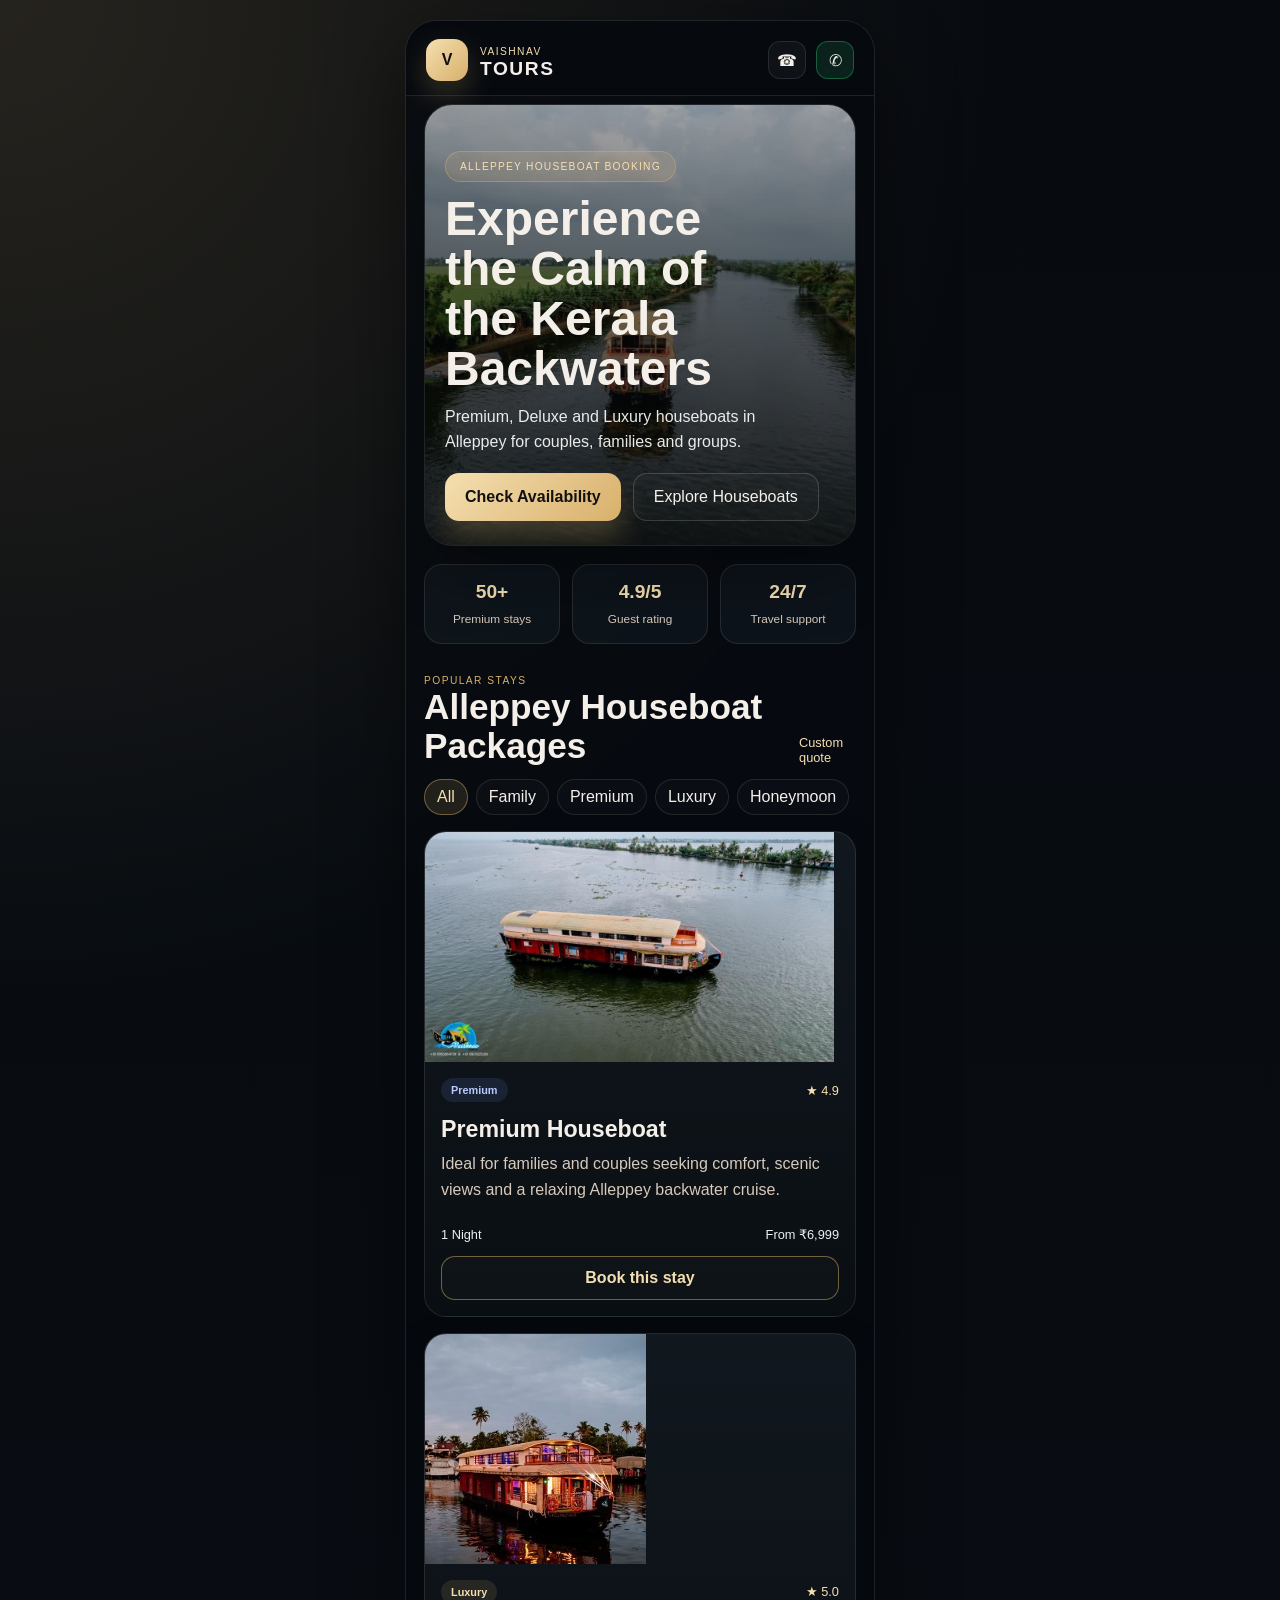
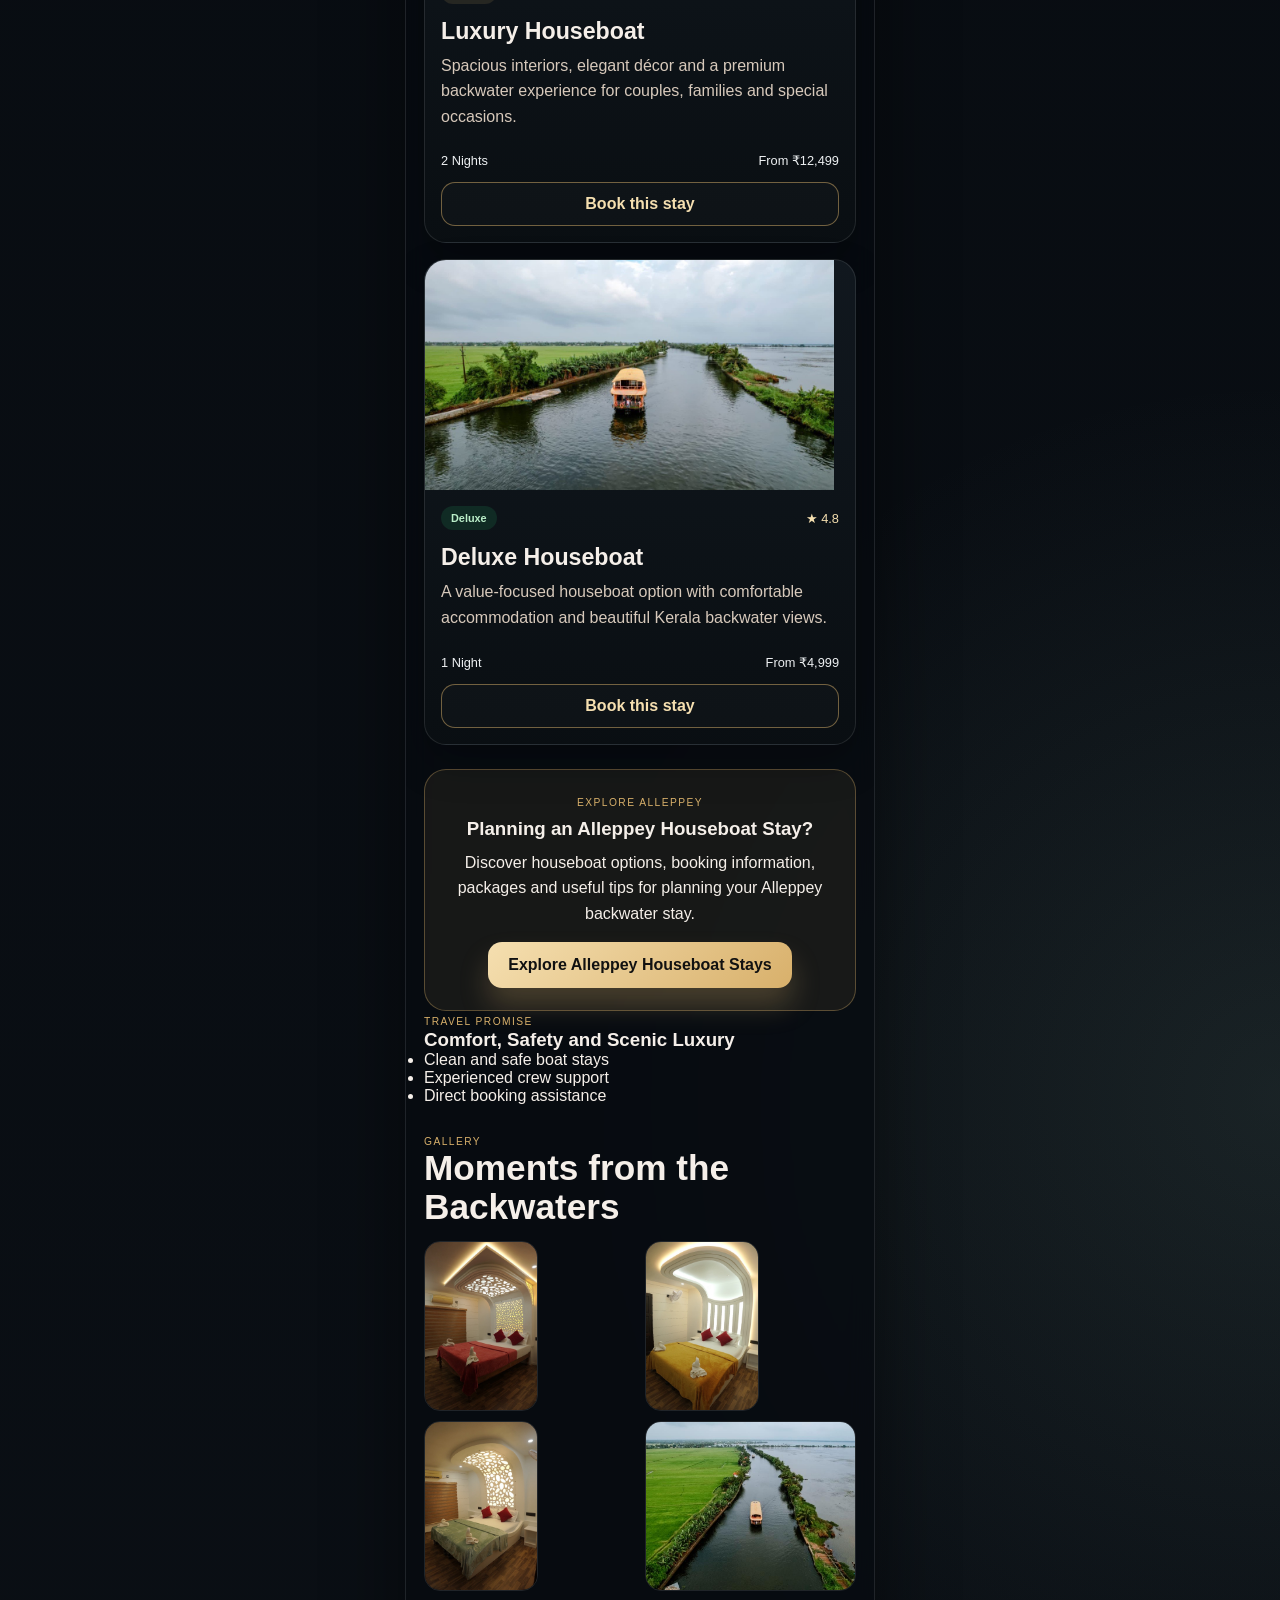
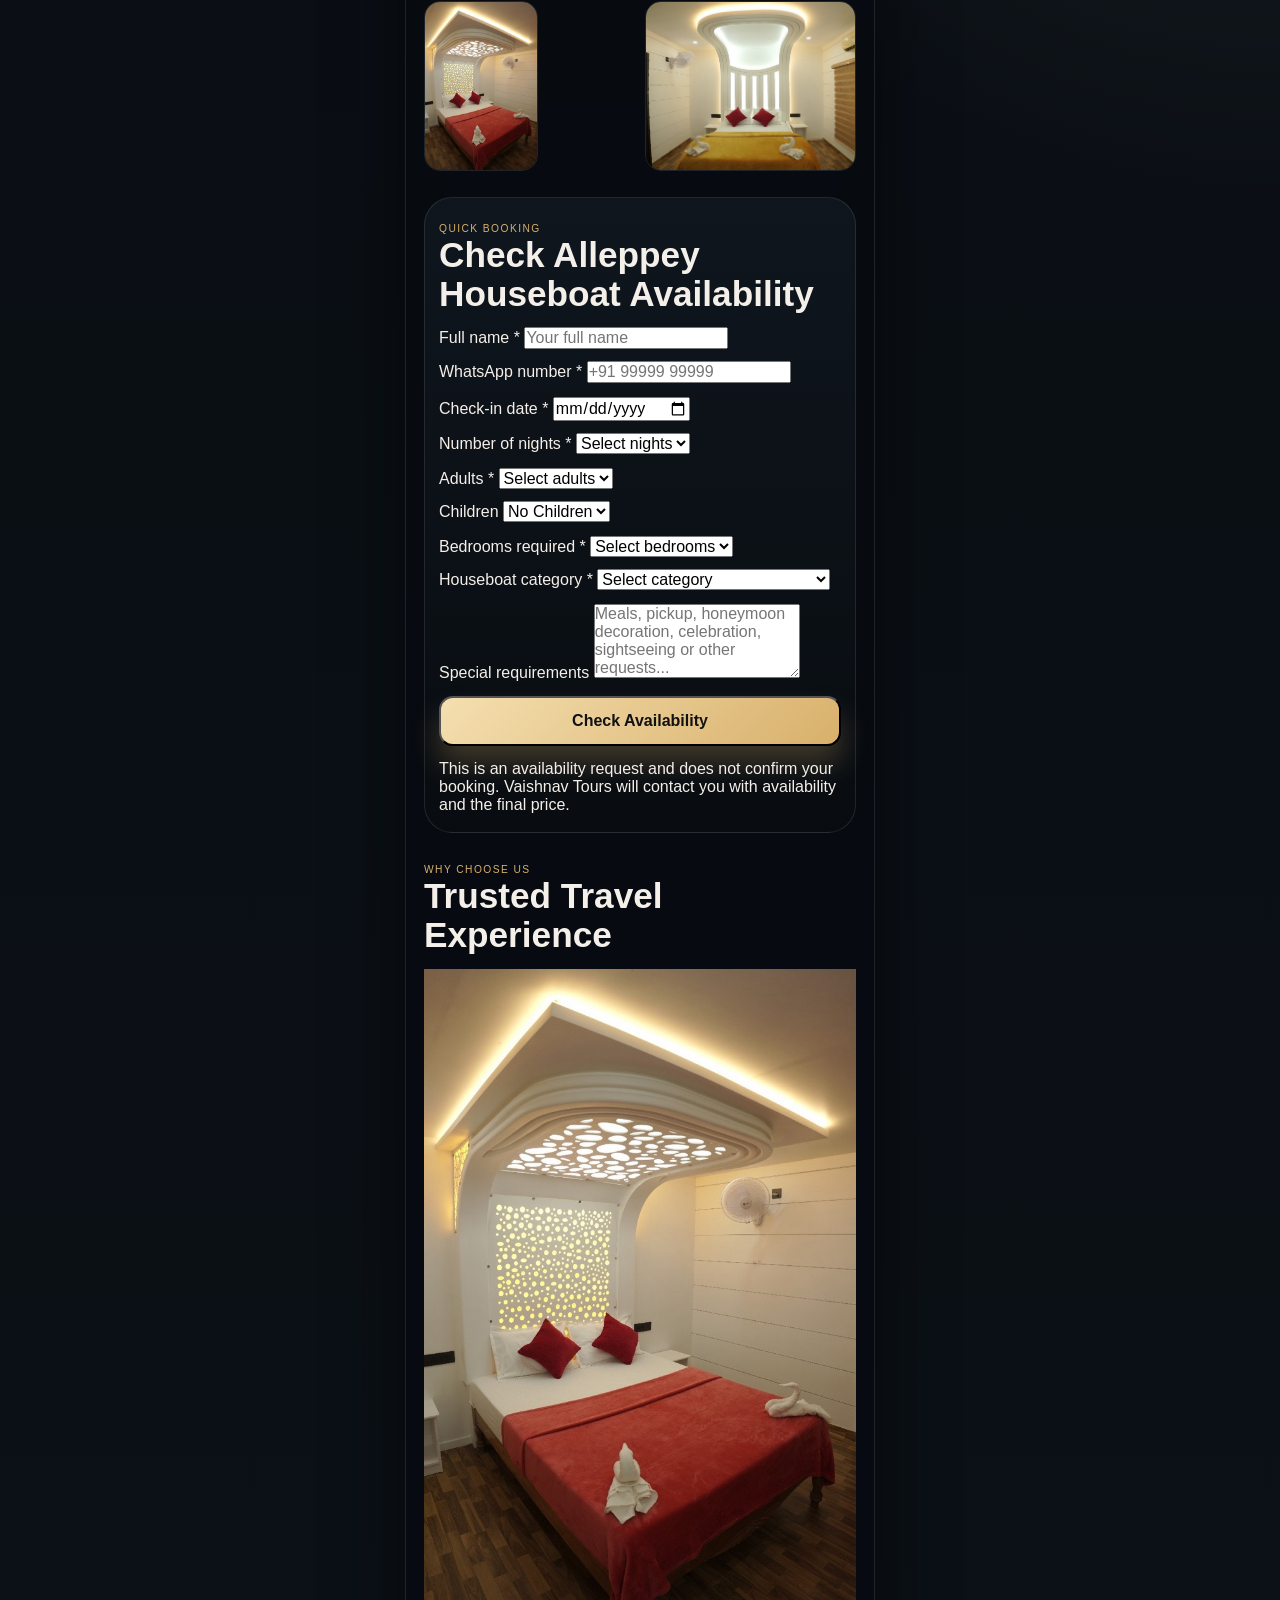
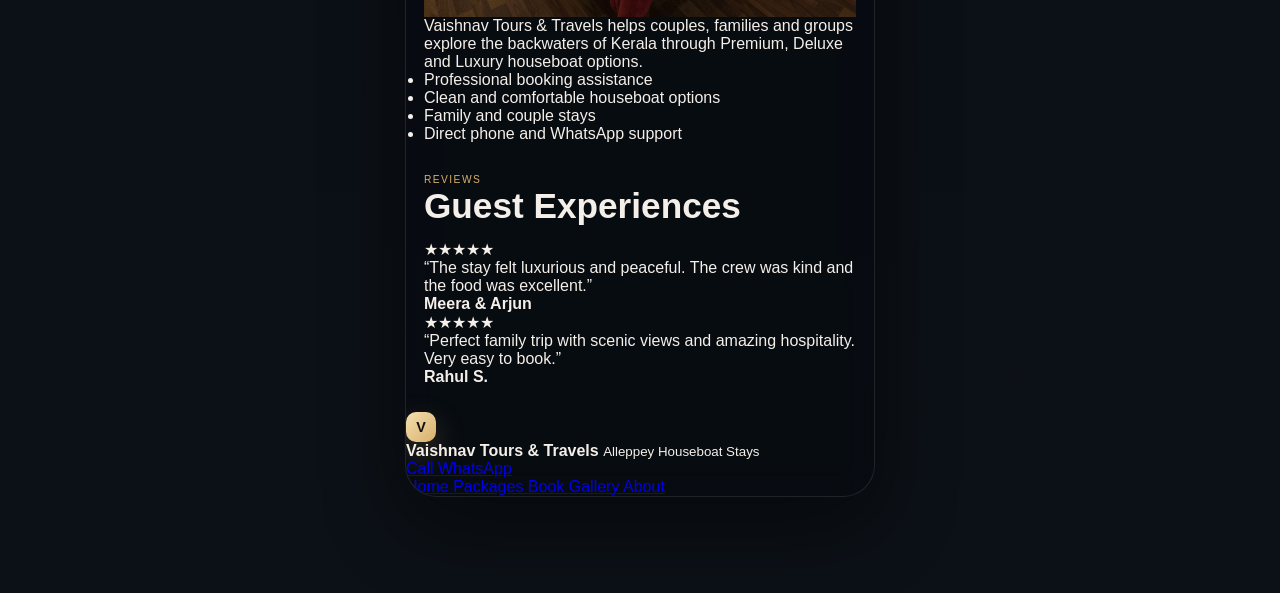
<file: index.html>
<!DOCTYPE html>
<html lang="en">

<head>
  <meta charset="UTF-8" />
  <meta name="viewport" content="width=device-width, initial-scale=1.0" />

  <title>Alleppey Houseboat Booking | Vaishnav Tours & Travels</title>

  <meta
    name="description"
    content="Book Premium, Deluxe and Luxury houseboats in Alleppey, Kerala with Vaishnav Tours & Travels. Check availability for family, honeymoon and private houseboat stays."
  />

  <meta
    name="robots"
    content="index, follow, max-image-preview:large"
  />

  <link
    rel="canonical"
    href="https://vaishnavtours.com/"
  />

  <link rel="stylesheet" href="styles.css" />

  <!-- Google tag (gtag.js) -->
  <script
    async
    src="https://www.googletagmanager.com/gtag/js?id=AW-18555545655">
  </script>

  <script>
    window.dataLayer = window.dataLayer || [];

    function gtag() {
      dataLayer.push(arguments);
    }

    gtag('js', new Date());
    gtag('config', 'AW-18555545655');
  </script>

</head>

<body>

  <div class="page-bg"></div>

  <div class="app-shell">

    <!-- HEADER -->
    <header class="topbar">

      <div class="brand-wrap">

        <div class="brand-mark">
          V
        </div>

        <div class="brand-copy">

          <span class="eyebrow">
            Vaishnav
          </span>

          <h1>
            Tours
          </h1>

        </div>

      </div>


      <div class="topbar-actions">

        <a
          class="icon-btn"
          href="tel:+919995954739"
          aria-label="Call Vaishnav Tours">
          ☎
        </a>

        <a
          class="icon-btn whatsapp"
          href="https://wa.me/919995954739"
          target="_blank"
          rel="noopener noreferrer"
          aria-label="Chat with Vaishnav Tours on WhatsApp">
          ✆
        </a>

      </div>

    </header>


    <main class="content">

      <!-- HERO -->
      <section
        class="hero"
        id="home">

        <div class="hero-media">

          <img
            src="assets/images/hero.jpg"
            alt="Houseboat cruising through the Alleppey backwaters in Kerala"
          />

        </div>

        <div class="hero-overlay"></div>


        <div class="hero-copy">

          <span class="badge">
            Alleppey Houseboat Booking
          </span>

          <h2>
            Experience the Calm of the Kerala Backwaters
          </h2>

          <p>
            Premium, Deluxe and Luxury houseboats in Alleppey
            for couples, families and groups.
          </p>


          <div class="cta-row">

            <a
              class="primary-btn"
              href="#booking">
              Check Availability
            </a>

            <a
              class="secondary-btn"
              href="#packages">
              Explore Houseboats
            </a>

          </div>

        </div>

      </section>


      <!-- HIGHLIGHTS -->
      <section
        class="stats-grid"
        aria-label="Highlights">

        <article class="stat-card">

          <strong>
            50+
          </strong>

          <span>
            Premium stays
          </span>

        </article>


        <article class="stat-card">

          <strong>
            4.9/5
          </strong>

          <span>
            Guest rating
          </span>

        </article>


        <article class="stat-card">

          <strong>
            24/7
          </strong>

          <span>
            Travel support
          </span>

        </article>

      </section>


      <!-- PACKAGES -->
      <section
        class="section-block"
        id="packages">

        <div class="section-head">

          <div>

            <span class="eyebrow dark">
              Popular stays
            </span>

            <h3>
              Alleppey Houseboat Packages
            </h3>

          </div>


          <a href="#booking">
            Custom quote
          </a>

        </div>


        <!-- PACKAGE FILTERS -->
        <div
          class="chip-row"
          aria-label="Package filters">

          <button
            class="chip active"
            data-filter="all"
            type="button">
            All
          </button>

          <button
            class="chip"
            data-filter="family"
            type="button">
            Family
          </button>

          <button
            class="chip"
            data-filter="premium"
            type="button">
            Premium
          </button>

          <button
            class="chip"
            data-filter="luxury"
            type="button">
            Luxury
          </button>

          <button
            class="chip"
            data-filter="honeymoon"
            type="button">
            Honeymoon
          </button>

        </div>


        <div class="card-grid packages-grid">

          <!-- PREMIUM -->
          <article
            class="package-card"
            data-category="premium family">

            <img
              src="assets/images/houseboat1.jpg"
              alt="Premium houseboat stay in Alleppey Kerala"
            />

            <div class="package-body">

              <div class="package-topline">

                <span class="pill premium">
                  Premium
                </span>

                <span class="rating">
                  ★ 4.9
                </span>

              </div>


              <h4>
                Premium Houseboat
              </h4>

              <p>
                Ideal for families and couples seeking comfort,
                scenic views and a relaxing Alleppey backwater cruise.
              </p>


              <div class="package-meta">

                <span>
                  1 Night
                </span>

                <span>
                  From ₹6,999
                </span>

              </div>


              <a
                href="#booking"
                class="mini-btn package-book-btn"
                data-package="Premium Houseboat">
                Book this stay
              </a>

            </div>

          </article>


          <!-- LUXURY -->
          <article
            class="package-card"
            data-category="luxury honeymoon">

            <img
              src="assets/images/houseboat2.jpg"
              alt="Luxury houseboat stay in Alleppey Kerala"
            />

            <div class="package-body">

              <div class="package-topline">

                <span class="pill luxury">
                  Luxury
                </span>

                <span class="rating">
                  ★ 5.0
                </span>

              </div>


              <h4>
                Luxury Houseboat
              </h4>

              <p>
                Spacious interiors, elegant décor and a premium
                backwater experience for couples, families and
                special occasions.
              </p>


              <div class="package-meta">

                <span>
                  2 Nights
                </span>

                <span>
                  From ₹12,499
                </span>

              </div>


              <a
                href="#booking"
                class="mini-btn package-book-btn"
                data-package="Luxury Houseboat">
                Book this stay
              </a>

            </div>

          </article>


          <!-- DELUXE -->
          <article
            class="package-card"
            data-category="family premium">

            <img
              src="assets/images/houseboat3.jpg"
              alt="Deluxe family houseboat in Alleppey"
            />

            <div class="package-body">

              <div class="package-topline">

                <span class="pill deluxe">
                  Deluxe
                </span>

                <span class="rating">
                  ★ 4.8
                </span>

              </div>


              <h4>
                Deluxe Houseboat
              </h4>

              <p>
                A value-focused houseboat option with comfortable
                accommodation and beautiful Kerala backwater views.
              </p>


              <div class="package-meta">

                <span>
                  1 Night
                </span>

                <span>
                  From ₹4,999
                </span>

              </div>


              <a
                href="#booking"
                class="mini-btn package-book-btn"
                data-package="Deluxe Houseboat">
                Book this stay
              </a>

            </div>

          </article>

        </div>


        <!-- INTERNAL LINK TO ALLEPPEY SEO PAGE -->
        <div
          style="
            margin-top: 24px;
            padding: 22px 18px;
            text-align: center;
            border: 1px solid rgba(216, 176, 107, 0.35);
            border-radius: 22px;
            background: rgba(216, 176, 107, 0.08);
          ">

          <span class="eyebrow dark">
            Explore Alleppey
          </span>


          <h3 style="margin: 8px 0 10px;">
            Planning an Alleppey Houseboat Stay?
          </h3>


          <p
            style="
              margin: 0 auto 16px;
              max-width: 520px;
              line-height: 1.6;
            ">

            Discover houseboat options, booking information,
            packages and useful tips for planning your
            Alleppey backwater stay.

          </p>


          <a
            href="alleppey-houseboat.html"
            class="primary-btn">
            Explore Alleppey Houseboat Stays
          </a>

        </div>

      </section>


      <!-- TRAVEL PROMISE -->
      <section class="info-banner">

        <div class="banner-card">

          <div>

            <span class="eyebrow dark">
              Travel promise
            </span>

            <h3>
              Comfort, Safety and Scenic Luxury
            </h3>

          </div>


          <ul>

            <li>
              Clean and safe boat stays
            </li>

            <li>
              Experienced crew support
            </li>

            <li>
              Direct booking assistance
            </li>

          </ul>

        </div>

      </section>


      <!-- GALLERY -->
      <section
        class="section-block"
        id="gallery">

        <div class="section-head">

          <div>

            <span class="eyebrow dark">
              Gallery
            </span>

            <h3>
              Moments from the Backwaters
            </h3>

          </div>

        </div>


        <div class="gallery-grid">

          <img
            src="assets/images/Image (7).jpg"
            alt="Houseboat interior accommodation in Alleppey"
            loading="lazy"
          />

          <img
            src="assets/images/Image (8).jpg"
            alt="Sunset over the Alleppey backwaters"
            loading="lazy"
          />

          <img
            src="assets/images/Image (9).jpg"
            alt="Kerala houseboat cruising through Alleppey"
            loading="lazy"
          />

          <img
            src="assets/images/Image (13).jpg"
            alt="Kerala backwater houseboat experience"
            loading="lazy"
          />

          <img
            src="assets/images/Image (14).jpg"
            alt="Scenic Kerala waterfront near Alleppey"
            loading="lazy"
          />

          <img
            src="assets/images/Image (15).jpg"
            alt="Relaxing Alleppey houseboat stay"
            loading="lazy"
          />

        </div>

      </section>


      <!-- BOOKING -->
      <section
        class="section-block booking-section"
        id="booking">

        <div class="section-head">

          <div>

            <span class="eyebrow dark">
              Quick booking
            </span>

            <h3>
              Check Alleppey Houseboat Availability
            </h3>

          </div>

        </div>


        <form
          class="booking-form"
          id="bookingForm"
          action="https://formsubmit.co/sameeshmk@gmail.com"
          method="POST"
          accept-charset="UTF-8">


          <!-- FORMSUBMIT SETTINGS -->

          <input
            type="hidden"
            name="_captcha"
            value="false"
          />

          <input
            type="hidden"
            name="_subject"
            value="New Alleppey Houseboat Enquiry - Vaishnav Tours"
          />

          <input
            type="hidden"
            name="_next"
            value="https://vaishnavtours.com/thank-you"
          />


          <!-- CUSTOMER DETAILS -->

          <div class="input-row two-col">

            <label>

              Full name *

              <input
                type="text"
                name="name"
                placeholder="Your full name"
                autocomplete="name"
                required
              />

            </label>


            <label>

              WhatsApp number *

              <input
                type="tel"
                name="phone"
                placeholder="+91 99999 99999"
                autocomplete="tel"
                required
              />

            </label>

          </div>


          <!-- TRAVEL DETAILS -->

          <div class="input-row two-col">

            <label>

              Check-in date *

              <input
                type="date"
                name="travel_date"
                required
              />

            </label>


            <label>

              Number of nights *

              <select
                name="nights"
                required>

                <option value="">
                  Select nights
                </option>

                <option value="1 Night">
                  1 Night
                </option>

                <option value="2 Nights">
                  2 Nights
                </option>

                <option value="3 Nights">
                  3 Nights
                </option>

                <option value="4 Nights">
                  4 Nights
                </option>

                <option value="5+ Nights">
                  5+ Nights
                </option>

              </select>

            </label>

          </div>


          <!-- GUEST DETAILS -->

          <div class="input-row two-col">

            <label>

              Adults *

              <select
                name="adults"
                required>

                <option value="">
                  Select adults
                </option>

                <option value="1 Adult">
                  1 Adult
                </option>

                <option value="2 Adults">
                  2 Adults
                </option>

                <option value="3 Adults">
                  3 Adults
                </option>

                <option value="4 Adults">
                  4 Adults
                </option>

                <option value="5 Adults">
                  5 Adults
                </option>

                <option value="6 Adults">
                  6 Adults
                </option>

                <option value="7+ Adults">
                  7+ Adults
                </option>

              </select>

            </label>


            <label>

              Children

              <select name="children">

                <option value="0 Children">
                  No Children
                </option>

                <option value="1 Child">
                  1 Child
                </option>

                <option value="2 Children">
                  2 Children
                </option>

                <option value="3 Children">
                  3 Children
                </option>

                <option value="4+ Children">
                  4+ Children
                </option>

              </select>

            </label>

          </div>


          <!-- HOUSEBOAT DETAILS -->

          <div class="input-row two-col">

            <label>

              Bedrooms required *

              <select
                name="bedrooms"
                required>

                <option value="">
                  Select bedrooms
                </option>

                <option value="1 Bedroom">
                  1 Bedroom
                </option>

                <option value="2 Bedrooms">
                  2 Bedrooms
                </option>

                <option value="3 Bedrooms">
                  3 Bedrooms
                </option>

                <option value="4 Bedrooms">
                  4 Bedrooms
                </option>

                <option value="5+ Bedrooms">
                  5+ Bedrooms
                </option>

              </select>

            </label>


            <label>

              Houseboat category *

              <select
                name="package"
                required>

                <option value="">
                  Select category
                </option>

                <option value="Premium Houseboat">
                  Premium Houseboat
                </option>

                <option value="Luxury Houseboat">
                  Luxury Houseboat
                </option>

                <option value="Deluxe Houseboat">
                  Deluxe Houseboat
                </option>

                <option value="Honeymoon Houseboat">
                  Honeymoon Houseboat
                </option>

                <option value="Not Sure - Please Recommend">
                  Not sure - please recommend
                </option>

              </select>

            </label>

          </div>


          <!-- SPECIAL REQUIREMENTS -->

          <label>

            Special requirements

            <textarea
              name="message"
              rows="4"
              placeholder="Meals, pickup, honeymoon decoration, celebration, sightseeing or other requests..."
            ></textarea>

          </label>


          <!-- SUBMIT -->

          <button
            class="primary-btn form-submit"
            type="submit">

            Check Availability

          </button>


          <p class="form-note">

            This is an availability request and does not confirm
            your booking. Vaishnav Tours will contact you with
            availability and the final price.

          </p>

        </form>

      </section>


      <!-- ABOUT -->
      <section
        class="section-block"
        id="about">

        <div class="section-head">

          <div>

            <span class="eyebrow dark">
              Why choose us
            </span>

            <h3>
              Trusted Travel Experience
            </h3>

          </div>

        </div>


        <div class="about-card">

          <img
            src="assets/images/interior.jpg"
            alt="Interior of a Kerala houseboat"
            loading="lazy"
          />

          <div class="about-copy">

            <p>

              Vaishnav Tours &amp; Travels helps couples,
              families and groups explore the backwaters of Kerala
              through Premium, Deluxe and Luxury houseboat options.

            </p>

            <ul>

              <li>
                Professional booking assistance
              </li>

              <li>
                Clean and comfortable houseboat options
              </li>

              <li>
                Family and couple stays
              </li>

              <li>
                Direct phone and WhatsApp support
              </li>

            </ul>

          </div>

        </div>

      </section>


      <!-- REVIEWS -->
      <section class="section-block reviews">

        <div class="section-head">

          <div>

            <span class="eyebrow dark">
              Reviews
            </span>

            <h3>
              Guest Experiences
            </h3>

          </div>

        </div>


        <div class="review-grid">

          <article class="review-card">

            <div class="stars">
              ★★★★★
            </div>

            <p>
              “The stay felt luxurious and peaceful.
              The crew was kind and the food was excellent.”
            </p>

            <strong>
              Meera &amp; Arjun
            </strong>

          </article>


          <article class="review-card">

            <div class="stars">
              ★★★★★
            </div>

            <p>
              “Perfect family trip with scenic views and amazing
              hospitality. Very easy to book.”
            </p>

            <strong>
              Rahul S.
            </strong>

          </article>

        </div>

      </section>

    </main>


    <!-- FOOTER -->
    <footer class="site-footer">

      <div class="footer-brand">

        <span class="brand-mark small">
          V
        </span>

        <div>

          <strong>
            Vaishnav Tours &amp; Travels
          </strong>

          <small>
            Alleppey Houseboat Stays
          </small>

        </div>

      </div>


      <div class="footer-actions">

        <a href="tel:+919995954739">
          Call
        </a>

        <a
          href="https://wa.me/919995954739"
          target="_blank"
          rel="noopener noreferrer">
          WhatsApp
        </a>

      </div>

    </footer>


    <!-- MOBILE NAVIGATION -->
    <nav
      class="bottom-nav"
      aria-label="Main navigation">

      <a
        class="nav-item active"
        href="#home">
        Home
      </a>

      <a
        class="nav-item"
        href="#packages">
        Packages
      </a>

      <a
        class="nav-item"
        href="#booking">
        Book
      </a>

      <a
        class="nav-item"
        href="#gallery">
        Gallery
      </a>

      <a
        class="nav-item"
        href="#about">
        About
      </a>

    </nav>

  </div>


  <script src="script.js"></script>

</body>

</html>
</file>
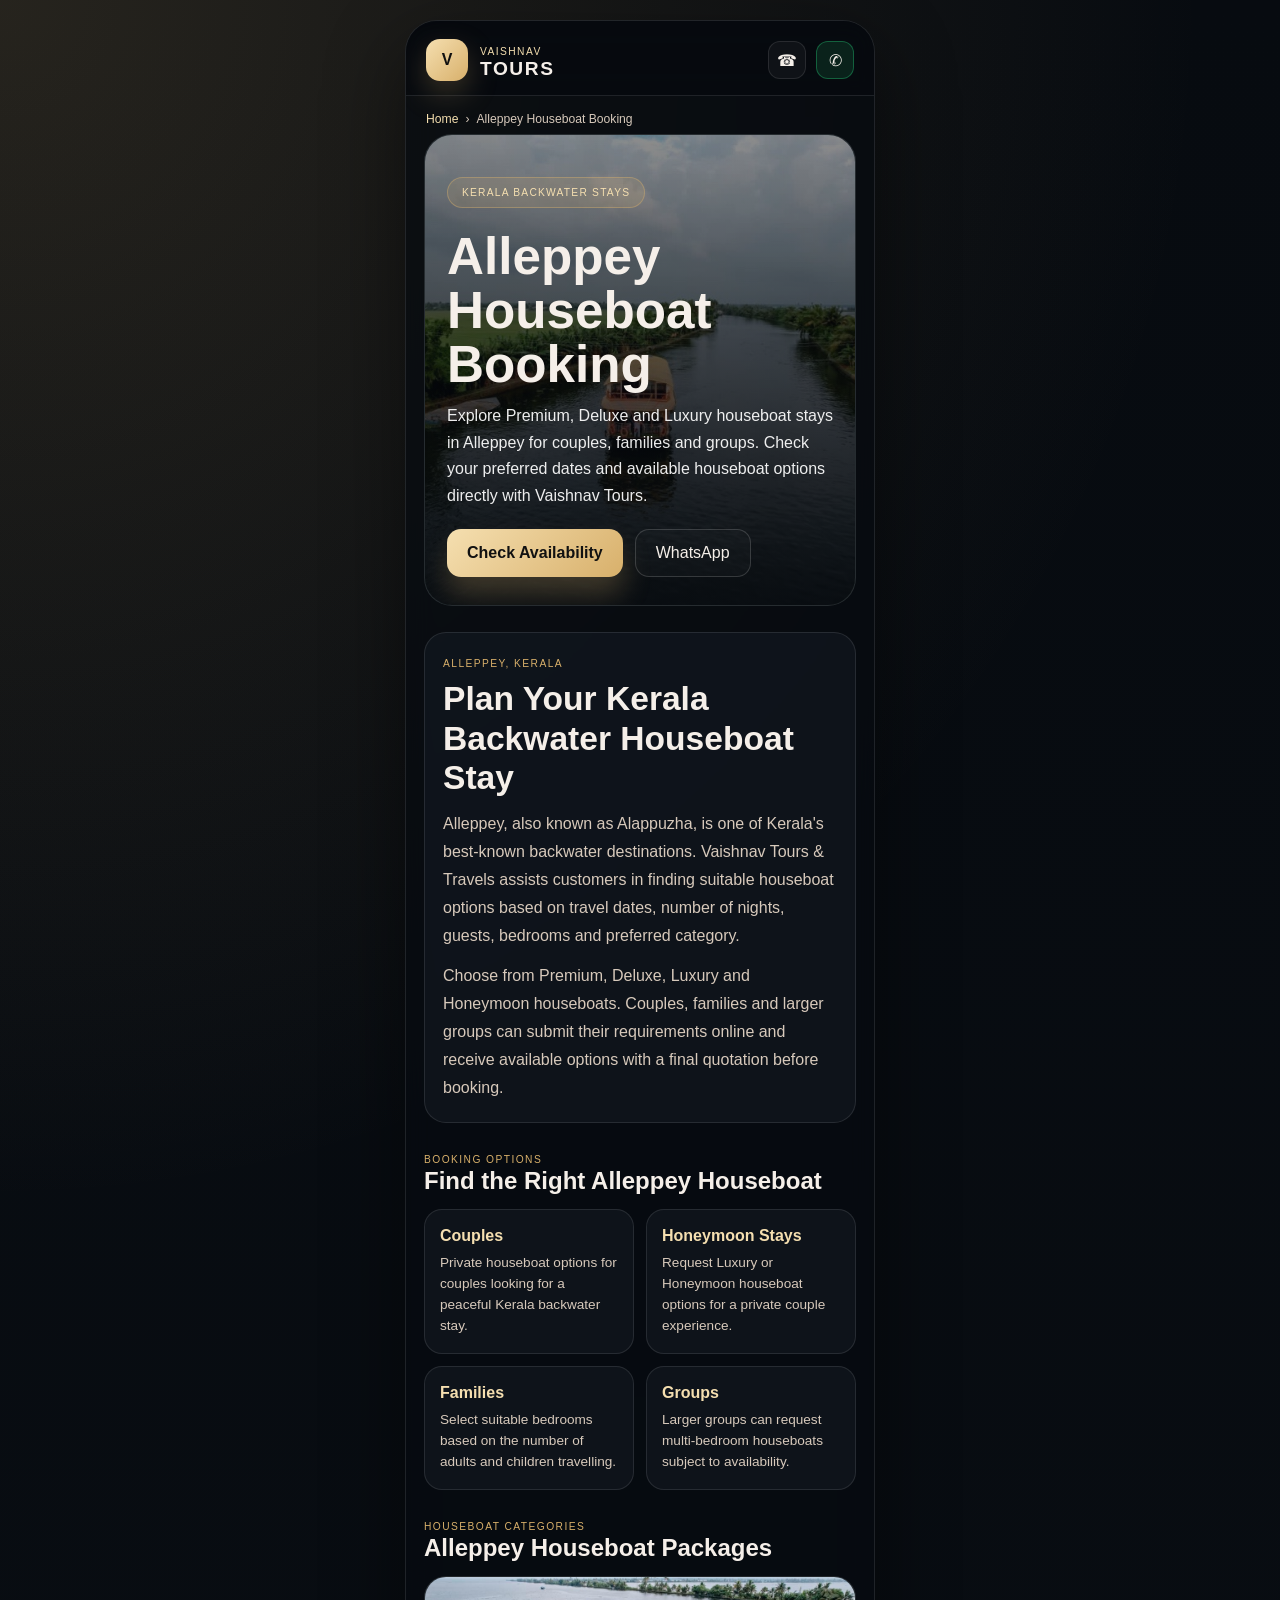
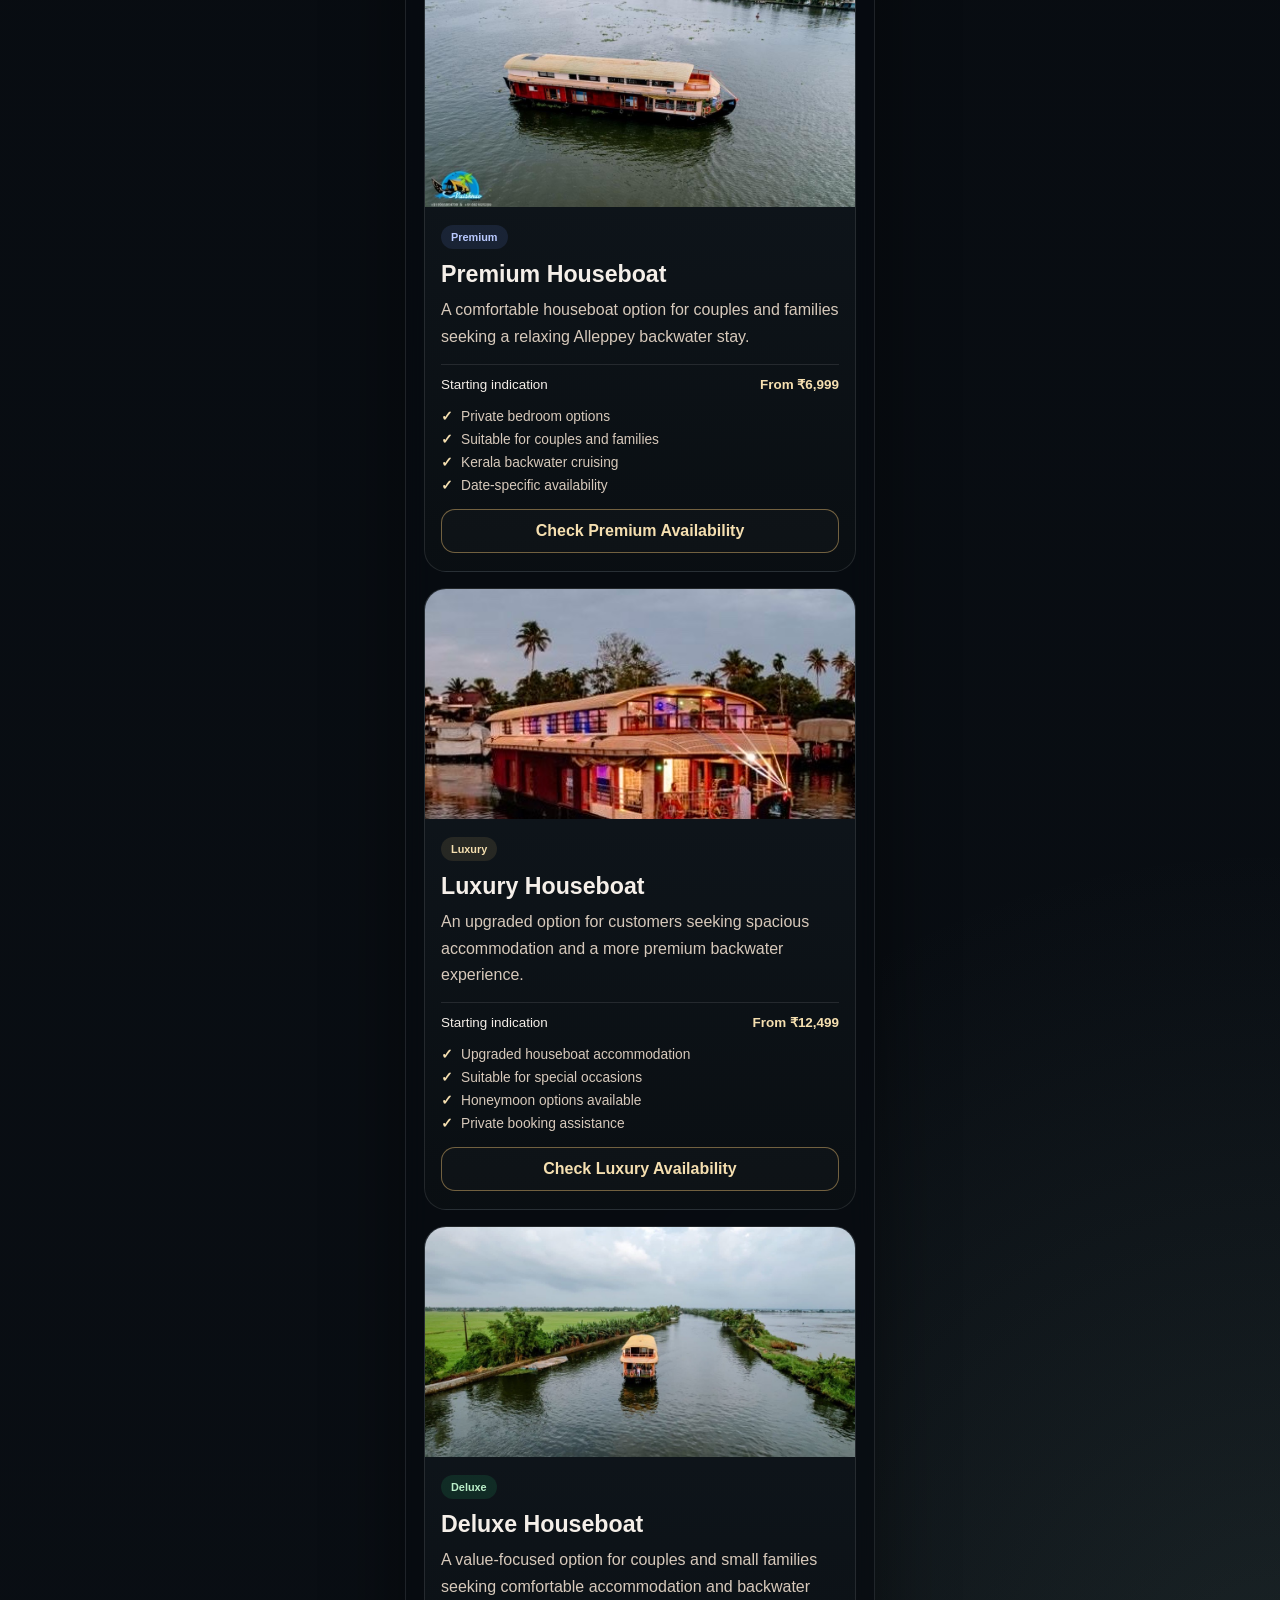
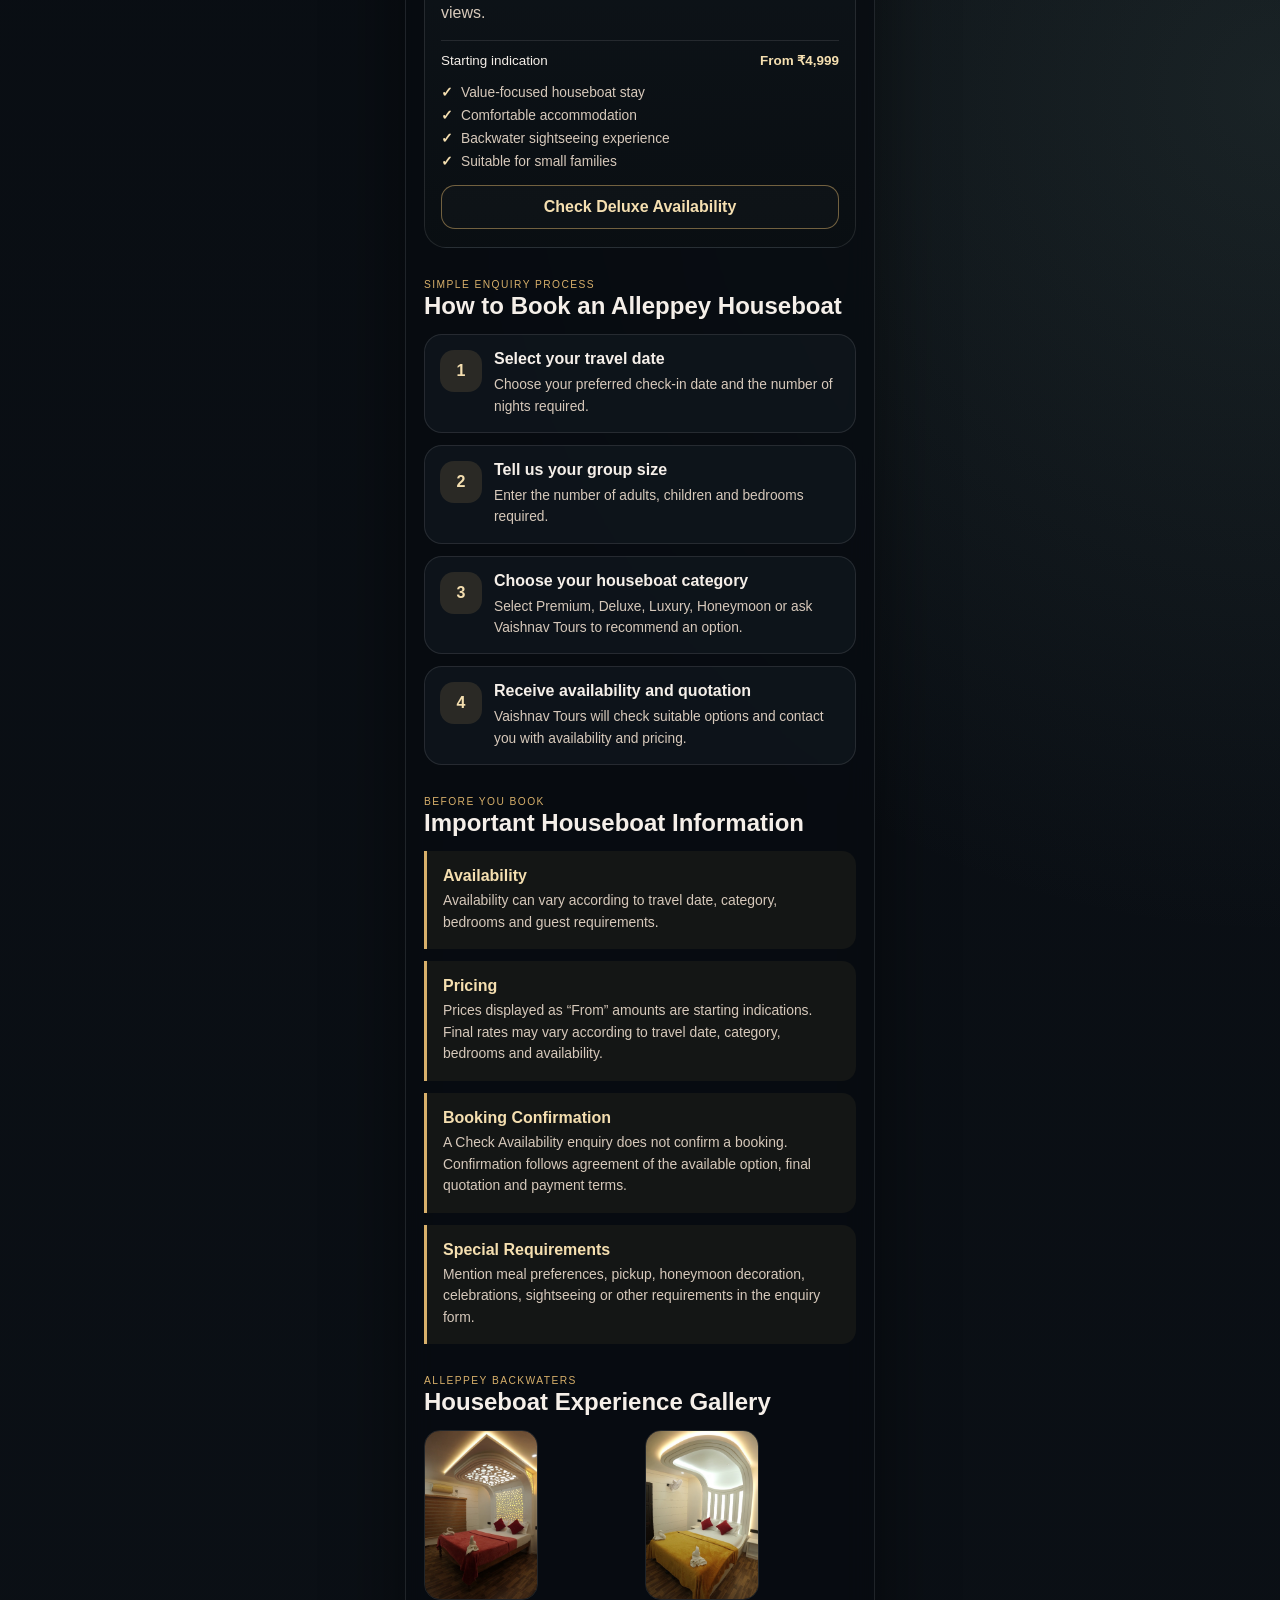
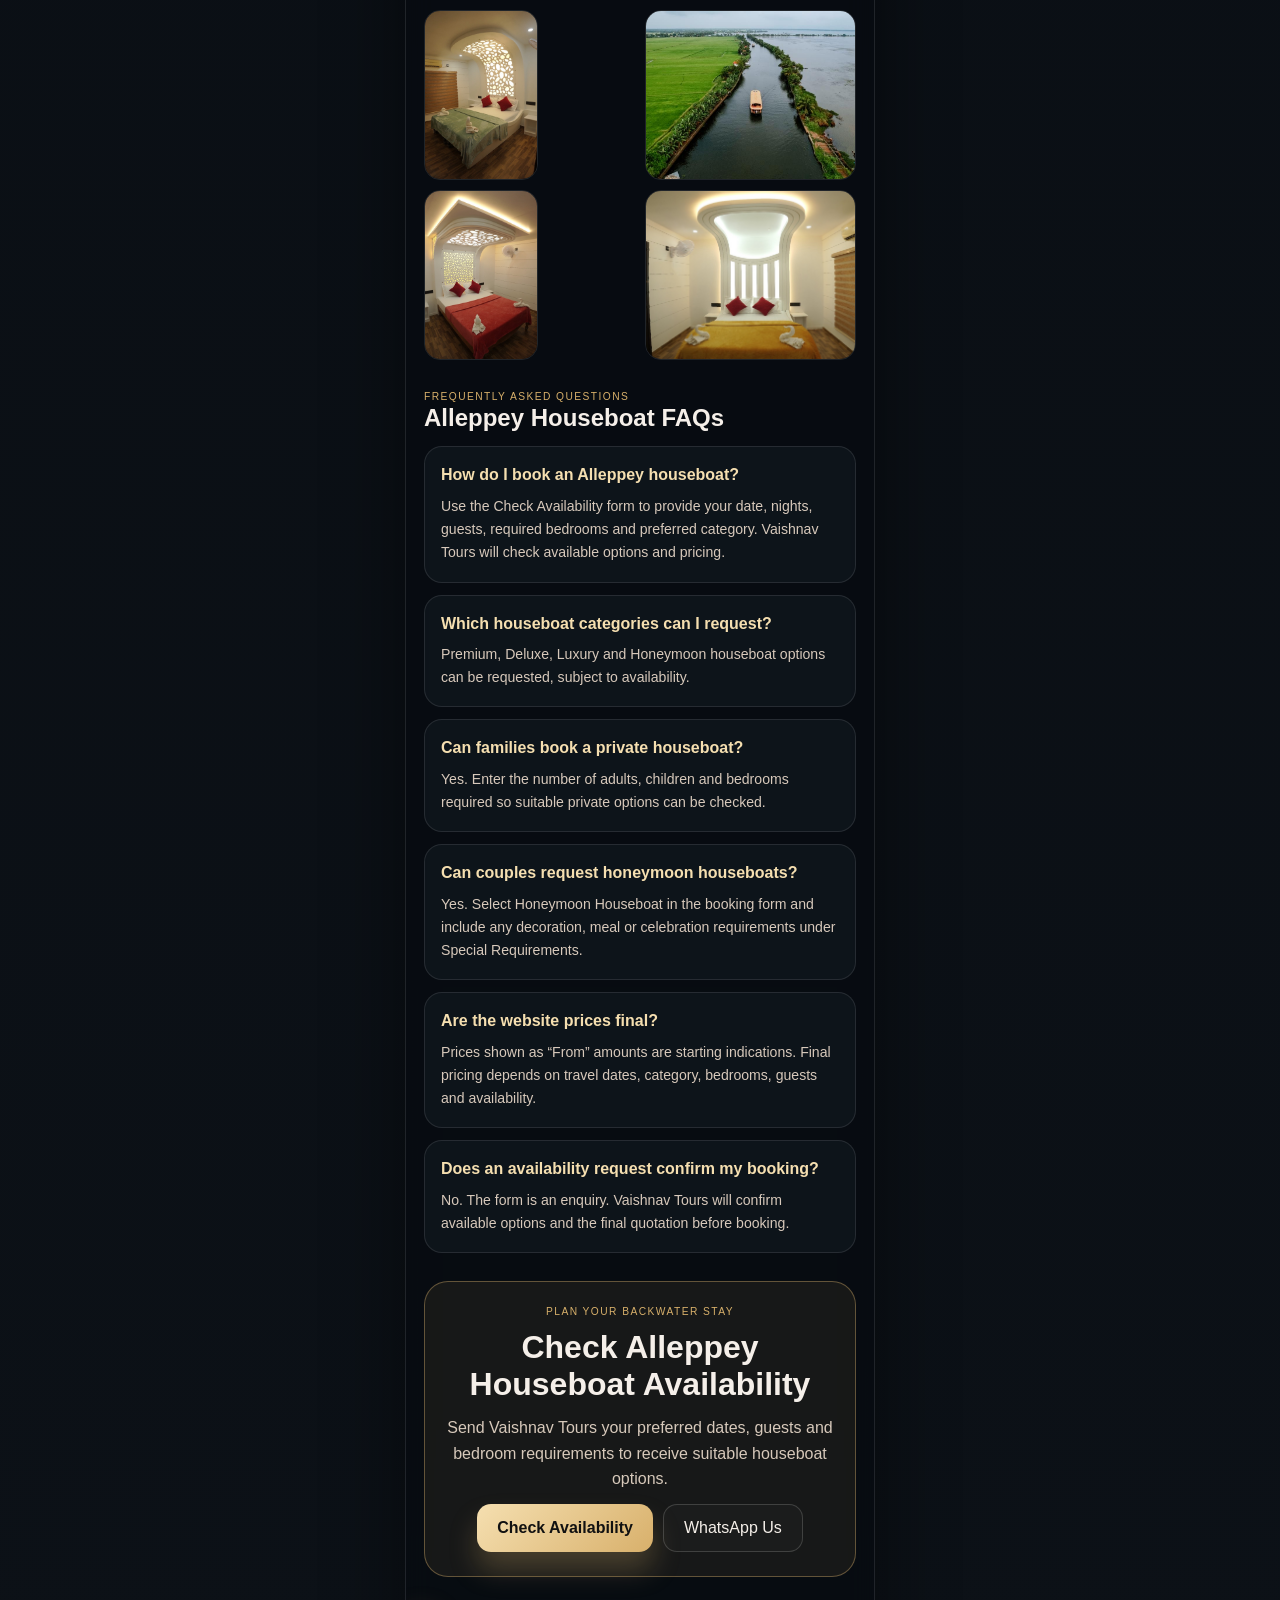
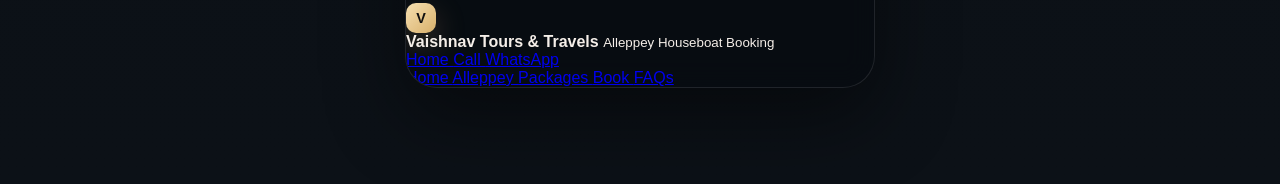
<file: alleppey-houseboat.html>
<!DOCTYPE html>
<html lang="en">

<head>

  <meta charset="UTF-8" />

  <meta
    name="viewport"
    content="width=device-width, initial-scale=1.0"
  />

  <title>
    Alleppey Houseboat Booking | Packages & Stays | Vaishnav Tours
  </title>

  <meta
    name="description"
    content="Explore Alleppey houseboat booking options with Vaishnav Tours & Travels. Check Premium, Deluxe, Luxury, Honeymoon and Family houseboat availability in Kerala."
  />

  <meta
    name="robots"
    content="index, follow, max-image-preview:large"
  />

  <meta
    name="theme-color"
    content="#070b10"
  />

  <link
    rel="canonical"
    href="https://vaishnavtours.com/alleppey-houseboat.html"
  />

  <link
    rel="stylesheet"
    href="styles.css"
  />


  <!-- OPEN GRAPH -->

  <meta
    property="og:type"
    content="website"
  />

  <meta
    property="og:title"
    content="Alleppey Houseboat Booking | Vaishnav Tours"
  />

  <meta
    property="og:description"
    content="Premium, Deluxe, Luxury, Honeymoon and Family houseboat stays in the Alleppey backwaters."
  />

  <meta
    property="og:url"
    content="https://vaishnavtours.com/alleppey-houseboat.html"
  />

  <meta
    property="og:image"
    content="https://vaishnavtours.com/assets/images/hero.jpg"
  />

  <meta
    property="og:site_name"
    content="Vaishnav Tours & Travels"
  />


  <!-- GOOGLE ADS BASE TAG -->

  <script
    async
    src="https://www.googletagmanager.com/gtag/js?id=AW-18555545655">
  </script>

  <script>
    window.dataLayer = window.dataLayer || [];

    function gtag() {
      dataLayer.push(arguments);
    }

    gtag('js', new Date());
    gtag('config', 'AW-18555545655');
  </script>


  <!-- PAGE-SPECIFIC STYLING -->

  <style>

    .seo-page-shell {
      display: block;
    }

    .seo-hero {
      position: relative;
      min-height: 470px;
      margin-top: 8px;
      overflow: hidden;
      border: 1px solid var(--line);
      border-radius: 28px;
      background: #0d1419;
    }

    .seo-hero img {
      width: 100%;
      min-height: 470px;
      height: 100%;
      object-fit: cover;
      filter: brightness(0.58) saturate(1.08);
    }

    .seo-hero-overlay {
      position: absolute;
      inset: 0;
      background:
        linear-gradient(
          180deg,
          rgba(7, 11, 16, 0.05),
          rgba(7, 11, 16, 0.92)
        );
    }

    .seo-hero-content {
      position: absolute;
      left: 22px;
      right: 22px;
      bottom: 28px;
      z-index: 2;
    }

    .seo-hero-content h1 {
      max-width: 400px;
      margin: 10px 0 12px;
      font-size: clamp(2.1rem, 7vw, 3.2rem);
      line-height: 1.05;
    }

    .seo-hero-content p {
      max-width: 400px;
      margin-bottom: 20px;
      color: rgba(255, 255, 255, 0.92);
      line-height: 1.65;
    }

    .breadcrumb {
      display: flex;
      flex-wrap: wrap;
      gap: 7px;
      margin: 16px 2px 8px;
      color: var(--muted);
      font-size: 0.76rem;
    }

    .breadcrumb a {
      color: var(--gold-soft);
      text-decoration: none;
    }

    .content-card {
      padding: 20px 18px;
      border: 1px solid var(--line);
      border-radius: 22px;
      background: rgba(17, 24, 31, 0.78);
    }

    .content-card h2 {
      margin: 8px 0 12px;
      font-size: clamp(1.5rem, 5vw, 2.1rem);
      line-height: 1.18;
    }

    .content-card p {
      color: var(--muted);
      line-height: 1.75;
    }

    .content-card p + p {
      margin-top: 12px;
    }

    .feature-grid {
      display: grid;
      grid-template-columns: repeat(2, minmax(0, 1fr));
      gap: 12px;
    }

    .feature-item {
      padding: 17px 15px;
      border: 1px solid var(--line);
      border-radius: 18px;
      background: rgba(17, 24, 31, 0.78);
    }

    .feature-item strong {
      display: block;
      margin-bottom: 7px;
      color: var(--gold-soft);
    }

    .feature-item p {
      color: var(--muted);
      font-size: 0.85rem;
      line-height: 1.55;
    }

    .seo-package-grid {
      display: grid;
      gap: 16px;
    }

    .seo-package {
      overflow: hidden;
      border: 1px solid var(--line);
      border-radius: 22px;
      background:
        linear-gradient(
          180deg,
          rgba(17, 24, 31, 0.98),
          rgba(10, 15, 19, 0.96)
        );
    }

    .seo-package img {
      width: 100%;
      height: 230px;
      object-fit: cover;
    }

    .seo-package-body {
      padding: 18px 16px;
    }

    .seo-package-body h3 {
      margin: 12px 0 9px;
      font-size: 1.45rem;
    }

    .seo-package-body p {
      color: var(--muted);
      line-height: 1.65;
    }

    .seo-package-body ul {
      display: grid;
      gap: 7px;
      margin: 16px 0;
      padding: 0;
      list-style: none;
      color: var(--muted);
      font-size: 0.86rem;
    }

    .seo-package-body li::before {
      content: "✓";
      margin-right: 8px;
      color: var(--gold-soft);
      font-weight: 700;
    }

    .starting-price {
      display: flex;
      justify-content: space-between;
      gap: 10px;
      margin-top: 14px;
      padding-top: 12px;
      border-top: 1px solid var(--line);
      color: var(--text);
      font-size: 0.84rem;
    }

    .starting-price strong {
      color: var(--gold-soft);
    }

    .itinerary {
      display: grid;
      gap: 12px;
    }

    .itinerary-step {
      display: grid;
      grid-template-columns: 42px 1fr;
      gap: 12px;
      align-items: start;
      padding: 15px;
      border: 1px solid var(--line);
      border-radius: 18px;
      background: rgba(17, 24, 31, 0.73);
    }

    .step-number {
      display: inline-flex;
      align-items: center;
      justify-content: center;
      width: 42px;
      height: 42px;
      border-radius: 14px;
      background: rgba(216, 176, 107, 0.14);
      color: var(--gold-soft);
      font-weight: 800;
    }

    .itinerary-step h3 {
      margin-bottom: 6px;
      font-size: 1rem;
    }

    .itinerary-step p {
      color: var(--muted);
      font-size: 0.86rem;
      line-height: 1.55;
    }

    .booking-guide {
      display: grid;
      gap: 12px;
    }

    .guide-row {
      padding: 16px;
      border-left: 3px solid var(--gold);
      border-radius: 0 14px 14px 0;
      background: rgba(216, 176, 107, 0.06);
    }

    .guide-row strong {
      display: block;
      margin-bottom: 5px;
      color: var(--gold-soft);
    }

    .guide-row p {
      color: var(--muted);
      font-size: 0.87rem;
      line-height: 1.55;
    }

    .faq-list {
      display: grid;
      gap: 12px;
    }

    .faq-card {
      padding: 17px 16px;
      border: 1px solid var(--line);
      border-radius: 18px;
      background: rgba(17, 24, 31, 0.76);
    }

    .faq-card h3 {
      margin-bottom: 8px;
      color: var(--gold-soft);
      font-size: 1rem;
      line-height: 1.4;
    }

    .faq-card p {
      color: var(--muted);
      font-size: 0.88rem;
      line-height: 1.65;
    }

    .seo-cta {
      display: grid;
      gap: 12px;
      margin-top: 28px;
      padding: 24px 18px;
      text-align: center;
      border: 1px solid rgba(216, 176, 107, 0.4);
      border-radius: 24px;
      background: rgba(216, 176, 107, 0.08);
    }

    .seo-cta h2 {
      font-size: clamp(1.45rem, 5vw, 2rem);
    }

    .seo-cta p {
      color: var(--muted);
      line-height: 1.6;
    }

    .seo-cta-buttons {
      display: flex;
      flex-wrap: wrap;
      justify-content: center;
      gap: 10px;
    }

    @media (max-width: 420px) {

      .feature-grid {
        grid-template-columns: 1fr;
      }

      .seo-hero,
      .seo-hero img {
        min-height: 430px;
      }

      .seo-hero-content {
        left: 18px;
        right: 18px;
        bottom: 22px;
      }

    }

  </style>

</head>


<body>

  <div class="page-bg"></div>


  <div class="app-shell seo-page-shell">


    <!-- HEADER -->

    <header class="topbar">

      <a
        href="index.html"
        class="brand-wrap"
        style="text-decoration: none; color: inherit;"
        aria-label="Vaishnav Tours home">

        <div
          class="brand-mark"
          aria-hidden="true">
          V
        </div>

        <div class="brand-copy">

          <span class="eyebrow">
            Vaishnav
          </span>

          <p
            style="
              font-size: 1.2rem;
              font-weight: 700;
              line-height: 1.05;
              letter-spacing: 0.08em;
              text-transform: uppercase;
            ">
            Tours
          </p>

        </div>

      </a>


      <div class="topbar-actions">

        <a
          class="icon-btn"
          href="tel:+919995954739"
          aria-label="Call Vaishnav Tours">
          ☎
        </a>

        <a
          class="icon-btn whatsapp"
          href="https://wa.me/919995954739"
          target="_blank"
          rel="noopener noreferrer"
          aria-label="Chat with Vaishnav Tours on WhatsApp">
          ✆
        </a>

      </div>

    </header>


    <main class="content">


      <!-- BREADCRUMB -->

      <nav
        class="breadcrumb"
        aria-label="Breadcrumb">

        <a href="index.html">
          Home
        </a>

        <span aria-hidden="true">›</span>

        <span>
          Alleppey Houseboat Booking
        </span>

      </nav>


      <!-- HERO -->

      <section class="seo-hero">

        <img
          src="assets/images/hero.jpg"
          alt="Traditional Alleppey houseboat cruising through the Kerala backwaters"
          width="1024"
          height="682"
          fetchpriority="high"
        />

        <div class="seo-hero-overlay"></div>


        <div class="seo-hero-content">

          <span class="badge">
            Kerala Backwater Stays
          </span>

          <h1>
            Alleppey Houseboat Booking
          </h1>

          <p>
            Explore Premium, Deluxe and Luxury houseboat stays
            in Alleppey for couples, families and groups.
            Check your preferred dates and available houseboat
            options directly with Vaishnav Tours.
          </p>


          <div class="cta-row">

            <a
              class="primary-btn"
              href="index.html#booking">
              Check Availability
            </a>

            <a
              class="secondary-btn"
              href="https://wa.me/919995954739"
              target="_blank"
              rel="noopener noreferrer">
              WhatsApp
            </a>

          </div>

        </div>

      </section>


      <!-- INTRODUCTION -->

      <section class="section-block">

        <article class="content-card">

          <span class="eyebrow dark">
            Alleppey, Kerala
          </span>

          <h2>
            Plan Your Kerala Backwater Houseboat Stay
          </h2>

          <p>
            Alleppey, also known as Alappuzha, is one of Kerala's
            best-known backwater destinations. Vaishnav Tours &amp;
            Travels assists customers in finding suitable houseboat
            options based on travel dates, number of nights, guests,
            bedrooms and preferred category.
          </p>

          <p>
            Choose from Premium, Deluxe, Luxury and Honeymoon
            houseboats. Couples, families and larger groups can
            submit their requirements online and receive available
            options with a final quotation before booking.
          </p>

        </article>

      </section>


      <!-- CUSTOMER TYPES -->

      <section class="section-block">

        <div class="section-head">

          <div>

            <span class="eyebrow dark">
              Booking Options
            </span>

            <h2>
              Find the Right Alleppey Houseboat
            </h2>

          </div>

        </div>


        <div class="feature-grid">

          <article class="feature-item">

            <strong>
              Couples
            </strong>

            <p>
              Private houseboat options for couples looking
              for a peaceful Kerala backwater stay.
            </p>

          </article>


          <article class="feature-item">

            <strong>
              Honeymoon Stays
            </strong>

            <p>
              Request Luxury or Honeymoon houseboat options
              for a private couple experience.
            </p>

          </article>


          <article class="feature-item">

            <strong>
              Families
            </strong>

            <p>
              Select suitable bedrooms based on the number
              of adults and children travelling.
            </p>

          </article>


          <article class="feature-item">

            <strong>
              Groups
            </strong>

            <p>
              Larger groups can request multi-bedroom
              houseboats subject to availability.
            </p>

          </article>

        </div>

      </section>


      <!-- HOUSEBOAT PACKAGES -->

      <section
        class="section-block"
        id="packages">

        <div class="section-head">

          <div>

            <span class="eyebrow dark">
              Houseboat Categories
            </span>

            <h2>
              Alleppey Houseboat Packages
            </h2>

          </div>

        </div>


        <div class="seo-package-grid">


          <!-- PREMIUM -->

          <article class="seo-package">

            <img
              src="assets/images/houseboat1.jpg"
              alt="Premium houseboat stay in Alleppey Kerala"
              loading="lazy"
            />

            <div class="seo-package-body">

              <span class="pill premium">
                Premium
              </span>

              <h3>
                Premium Houseboat
              </h3>

              <p>
                A comfortable houseboat option for couples and
                families seeking a relaxing Alleppey backwater stay.
              </p>

              <div class="starting-price">

                <span>
                  Starting indication
                </span>

                <strong>
                  From ₹6,999
                </strong>

              </div>

              <ul>
                <li>Private bedroom options</li>
                <li>Suitable for couples and families</li>
                <li>Kerala backwater cruising</li>
                <li>Date-specific availability</li>
              </ul>

              <a
                href="index.html#booking"
                class="mini-btn">
                Check Premium Availability
              </a>

            </div>

          </article>


          <!-- LUXURY -->

          <article class="seo-package">

            <img
              src="assets/images/houseboat2.jpg"
              alt="Luxury Alleppey houseboat for honeymoon and family stays"
              loading="lazy"
            />

            <div class="seo-package-body">

              <span class="pill luxury">
                Luxury
              </span>

              <h3>
                Luxury Houseboat
              </h3>

              <p>
                An upgraded option for customers seeking spacious
                accommodation and a more premium backwater experience.
              </p>

              <div class="starting-price">

                <span>
                  Starting indication
                </span>

                <strong>
                  From ₹12,499
                </strong>

              </div>

              <ul>
                <li>Upgraded houseboat accommodation</li>
                <li>Suitable for special occasions</li>
                <li>Honeymoon options available</li>
                <li>Private booking assistance</li>
              </ul>

              <a
                href="index.html#booking"
                class="mini-btn">
                Check Luxury Availability
              </a>

            </div>

          </article>


          <!-- DELUXE -->

          <article class="seo-package">

            <img
              src="assets/images/houseboat3.jpg"
              alt="Deluxe Alleppey houseboat package for families"
              loading="lazy"
            />

            <div class="seo-package-body">

              <span class="pill deluxe">
                Deluxe
              </span>

              <h3>
                Deluxe Houseboat
              </h3>

              <p>
                A value-focused option for couples and small families
                seeking comfortable accommodation and backwater views.
              </p>

              <div class="starting-price">

                <span>
                  Starting indication
                </span>

                <strong>
                  From ₹4,999
                </strong>

              </div>

              <ul>
                <li>Value-focused houseboat stay</li>
                <li>Comfortable accommodation</li>
                <li>Backwater sightseeing experience</li>
                <li>Suitable for small families</li>
              </ul>

              <a
                href="index.html#booking"
                class="mini-btn">
                Check Deluxe Availability
              </a>

            </div>

          </article>

        </div>

      </section>


      <!-- BOOKING PROCESS -->

      <section class="section-block">

        <div class="section-head">

          <div>

            <span class="eyebrow dark">
              Simple Enquiry Process
            </span>

            <h2>
              How to Book an Alleppey Houseboat
            </h2>

          </div>

        </div>


        <div class="itinerary">

          <article class="itinerary-step">

            <span class="step-number">
              1
            </span>

            <div>

              <h3>
                Select your travel date
              </h3>

              <p>
                Choose your preferred check-in date and
                the number of nights required.
              </p>

            </div>

          </article>


          <article class="itinerary-step">

            <span class="step-number">
              2
            </span>

            <div>

              <h3>
                Tell us your group size
              </h3>

              <p>
                Enter the number of adults, children and
                bedrooms required.
              </p>

            </div>

          </article>


          <article class="itinerary-step">

            <span class="step-number">
              3
            </span>

            <div>

              <h3>
                Choose your houseboat category
              </h3>

              <p>
                Select Premium, Deluxe, Luxury, Honeymoon
                or ask Vaishnav Tours to recommend an option.
              </p>

            </div>

          </article>


          <article class="itinerary-step">

            <span class="step-number">
              4
            </span>

            <div>

              <h3>
                Receive availability and quotation
              </h3>

              <p>
                Vaishnav Tours will check suitable options
                and contact you with availability and pricing.
              </p>

            </div>

          </article>

        </div>

      </section>


      <!-- BOOKING INFORMATION -->

      <section class="section-block">

        <div class="section-head">

          <div>

            <span class="eyebrow dark">
              Before You Book
            </span>

            <h2>
              Important Houseboat Information
            </h2>

          </div>

        </div>


        <div class="booking-guide">

          <article class="guide-row">

            <strong>
              Availability
            </strong>

            <p>
              Availability can vary according to travel date,
              category, bedrooms and guest requirements.
            </p>

          </article>


          <article class="guide-row">

            <strong>
              Pricing
            </strong>

            <p>
              Prices displayed as “From” amounts are starting
              indications. Final rates may vary according to
              travel date, category, bedrooms and availability.
            </p>

          </article>


          <article class="guide-row">

            <strong>
              Booking Confirmation
            </strong>

            <p>
              A Check Availability enquiry does not confirm a
              booking. Confirmation follows agreement of the
              available option, final quotation and payment terms.
            </p>

          </article>


          <article class="guide-row">

            <strong>
              Special Requirements
            </strong>

            <p>
              Mention meal preferences, pickup, honeymoon
              decoration, celebrations, sightseeing or other
              requirements in the enquiry form.
            </p>

          </article>

        </div>

      </section>


      <!-- GALLERY -->

      <section
        class="section-block"
        id="gallery">

        <div class="section-head">

          <div>

            <span class="eyebrow dark">
              Alleppey Backwaters
            </span>

            <h2>
              Houseboat Experience Gallery
            </h2>

          </div>

        </div>


        <div class="gallery-grid">

          <img
            src="assets/images/Image (7).jpg"
            alt="Bedroom accommodation inside an Alleppey houseboat"
            loading="lazy"
          />

          <img
            src="assets/images/Image (8).jpg"
            alt="Sunset across the Alleppey Kerala backwaters"
            loading="lazy"
          />

          <img
            src="assets/images/Image (9).jpg"
            alt="Houseboat cruising through the Alappuzha backwaters"
            loading="lazy"
          />

          <img
            src="assets/images/Image (13).jpg"
            alt="Private Kerala backwater houseboat experience"
            loading="lazy"
          />

          <img
            src="assets/images/Image (14).jpg"
            alt="Scenic Alleppey waterfront and backwater landscape"
            loading="lazy"
          />

          <img
            src="assets/images/Image (15).jpg"
            alt="Relaxing waterfront houseboat stay in Alleppey"
            loading="lazy"
          />

        </div>

      </section>


      <!-- FAQ -->

      <section
        class="section-block"
        id="faq">

        <div class="section-head">

          <div>

            <span class="eyebrow dark">
              Frequently Asked Questions
            </span>

            <h2>
              Alleppey Houseboat FAQs
            </h2>

          </div>

        </div>


        <div class="faq-list">

          <article class="faq-card">

            <h3>
              How do I book an Alleppey houseboat?
            </h3>

            <p>
              Use the Check Availability form to provide your date,
              nights, guests, required bedrooms and preferred category.
              Vaishnav Tours will check available options and pricing.
            </p>

          </article>


          <article class="faq-card">

            <h3>
              Which houseboat categories can I request?
            </h3>

            <p>
              Premium, Deluxe, Luxury and Honeymoon houseboat
              options can be requested, subject to availability.
            </p>

          </article>


          <article class="faq-card">

            <h3>
              Can families book a private houseboat?
            </h3>

            <p>
              Yes. Enter the number of adults, children and bedrooms
              required so suitable private options can be checked.
            </p>

          </article>


          <article class="faq-card">

            <h3>
              Can couples request honeymoon houseboats?
            </h3>

            <p>
              Yes. Select Honeymoon Houseboat in the booking form
              and include any decoration, meal or celebration
              requirements under Special Requirements.
            </p>

          </article>


          <article class="faq-card">

            <h3>
              Are the website prices final?
            </h3>

            <p>
              Prices shown as “From” amounts are starting indications.
              Final pricing depends on travel dates, category, bedrooms,
              guests and availability.
            </p>

          </article>


          <article class="faq-card">

            <h3>
              Does an availability request confirm my booking?
            </h3>

            <p>
              No. The form is an enquiry. Vaishnav Tours will confirm
              available options and the final quotation before booking.
            </p>

          </article>

        </div>

      </section>


      <!-- FINAL CTA -->

      <section class="seo-cta">

        <span class="eyebrow dark">
          Plan Your Backwater Stay
        </span>

        <h2>
          Check Alleppey Houseboat Availability
        </h2>

        <p>
          Send Vaishnav Tours your preferred dates, guests and
          bedroom requirements to receive suitable houseboat options.
        </p>


        <div class="seo-cta-buttons">

          <a
            href="index.html#booking"
            class="primary-btn">
            Check Availability
          </a>

          <a
            href="https://wa.me/919995954739"
            class="secondary-btn"
            target="_blank"
            rel="noopener noreferrer">
            WhatsApp Us
          </a>

        </div>

      </section>


    </main>


    <!-- FOOTER -->

    <footer class="site-footer">

      <div class="footer-brand">

        <span
          class="brand-mark small"
          aria-hidden="true">
          V
        </span>

        <div>

          <strong>
            Vaishnav Tours &amp; Travels
          </strong>

          <small>
            Alleppey Houseboat Booking
          </small>

        </div>

      </div>


      <div class="footer-actions">

        <a href="index.html">
          Home
        </a>

        <a href="tel:+919995954739">
          Call
        </a>

        <a
          href="https://wa.me/919995954739"
          target="_blank"
          rel="noopener noreferrer">
          WhatsApp
        </a>

      </div>

    </footer>


    <!-- MOBILE NAVIGATION -->

    <nav
      class="bottom-nav"
      aria-label="Main navigation">

      <a
        class="nav-item"
        href="index.html">
        Home
      </a>

      <a
        class="nav-item active"
        href="#">
        Alleppey
      </a>

      <a
        class="nav-item"
        href="#packages">
        Packages
      </a>

      <a
        class="nav-item"
        href="index.html#booking">
        Book
      </a>

      <a
        class="nav-item"
        href="#faq">
        FAQs
      </a>

    </nav>

  </div>


  <script src="script.js"></script>

</body>

</html>
</file>
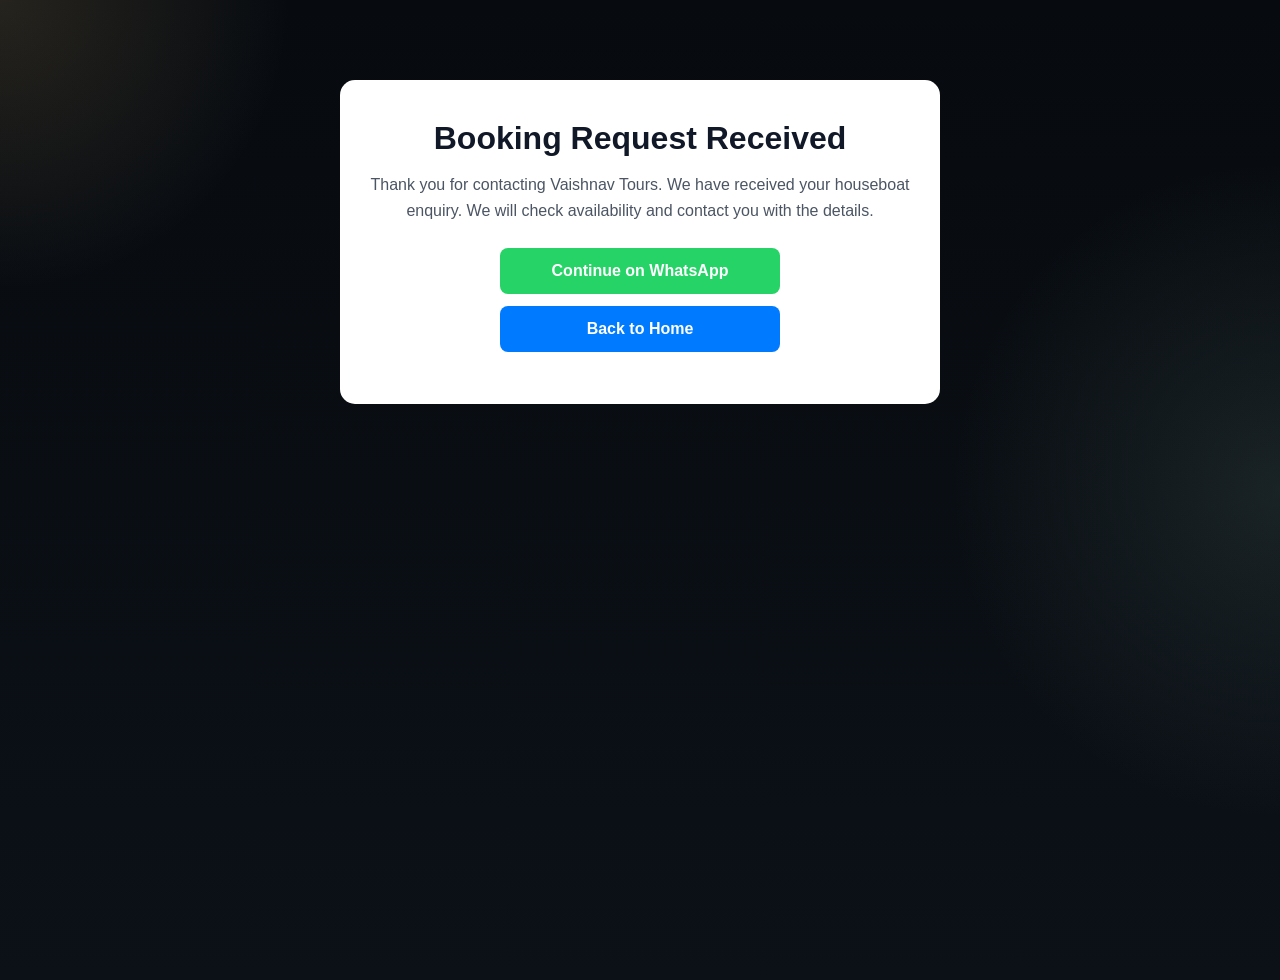
<file: thank-you.html>
<!DOCTYPE html>
<html lang="en">

<head>
    <meta charset="UTF-8">
    <meta name="viewport" content="width=device-width, initial-scale=1.0">

    <title>Booking Request Received | Vaishnav Tours</title>

    <link rel="stylesheet" href="styles.css">

    <style>
        .thank-you-container {
            max-width: 600px;
            margin: 80px auto;
            padding: 40px 25px;
            text-align: center;
            background: #ffffff;
            border-radius: 15px;
        }

        .thank-you-container h1 {
            color: #111827;
            font-size: 32px;
            font-weight: 700;
            margin-bottom: 15px;
        }

        .thank-you-container p {
            color: #4b5563;
            font-size: 16px;
            line-height: 1.6;
            margin-bottom: 25px;
        }

        .thank-you-btn {
            display: block;
            margin: 12px auto;
            padding: 14px 20px;
            max-width: 280px;
            border-radius: 8px;
            text-decoration: none;
            font-weight: bold;
            background: #25D366;
            color: #ffffff;
        }

        .thank-you-btn:hover {
            opacity: 0.9;
        }

        .home-btn {
            background: #007bff;
        }

        @media (max-width: 600px) {
            .thank-you-container {
                margin: 40px 20px;
                padding: 32px 20px;
            }

            .thank-you-container h1 {
                font-size: 26px;
            }

            .thank-you-container p {
                font-size: 15px;
            }

            .thank-you-btn {
                max-width: 100%;
            }
        }
    </style>
</head>

<body>

    <div class="thank-you-container">

        <h1>Booking Request Received</h1>

        <p>
            Thank you for contacting Vaishnav Tours.
            We have received your houseboat enquiry.
            We will check availability and contact you with the details.
        </p>

        <a
            href="https://wa.me/919995954739"
            class="thank-you-btn"
            target="_blank"
            rel="noopener noreferrer">
            Continue on WhatsApp
        </a>

        <a
            href="index.html"
            class="thank-you-btn home-btn">
            Back to Home
        </a>

    </div>

</body>

</html>
</file>
<file: styles.css>
:root {
  --bg-900: #070b10;
  --bg-800: #0d1419;
  --bg-700: #121d26;
  --panel: rgba(16, 22, 29, 0.8);
  --panel-strong: rgba(10, 14, 18, 0.92);
  --line: rgba(255, 255, 255, 0.1);
  --text: #f5efe9;
  --muted: #d7c9bb;
  --gold: #d8b06b;
  --gold-soft: #f5dfb0;
  --champagne: #f8f0e3;
  --sage: #a8cdb7;
  --shadow: 0 28px 80px rgba(0, 0, 0, 0.48);
}

* {
  margin: 0;
  padding: 0;
  box-sizing: border-box;
}

html {
  scroll-behavior: smooth;
}

body {
  font-family: Arial, Helvetica, sans-serif;
  background:
    radial-gradient(
      circle at top left,
      rgba(216, 176, 107, 0.15),
      transparent 18%
    ),
    radial-gradient(
      circle at right center,
      rgba(123, 160, 148, 0.14),
      transparent 24%
    ),
    linear-gradient(
      180deg,
      var(--bg-900) 0%,
      #0c1117 100%
    );

  color: var(--text);
  min-height: 100vh;
  overflow-x: hidden;
}

img {
  max-width: 100%;
  display: block;
}

button,
input,
select,
textarea {
  font: inherit;
}


/* =========================================
   PAGE BACKGROUND
   ========================================= */

.page-glow {
  position: fixed;
  inset: 0;
  pointer-events: none;

  background:
    radial-gradient(
      circle at 15% 0%,
      rgba(216, 176, 107, 0.16),
      transparent 18%
    ),
    radial-gradient(
      circle at 80% 20%,
      rgba(92, 120, 131, 0.18),
      transparent 20%
    ),
    radial-gradient(
      circle at 50% 100%,
      rgba(168, 205, 183, 0.12),
      transparent 22%
    );

  filter: blur(26px);
}


/* =========================================
   APP SHELL
   ========================================= */

.app-shell {
  position: relative;

  width: min(100%, 470px);

  margin: 20px auto 96px;

  background: rgba(7, 11, 16, 0.76);

  border: 1px solid var(--line);
  border-radius: 32px;

  overflow: hidden;

  box-shadow: var(--shadow);

  backdrop-filter: blur(14px);
}


/* =========================================
   TOP BAR
   ========================================= */

.topbar {
  position: sticky;
  top: 0;
  z-index: 30;

  display: flex;
  align-items: center;
  justify-content: space-between;

  padding: 18px 20px 14px;

  background: rgba(7, 11, 16, 0.8);

  backdrop-filter: blur(10px);

  border-bottom: 1px solid var(--line);
}

.brand-wrap {
  display: flex;
  align-items: center;
  gap: 12px;
}

.brand-mark {
  width: 42px;
  height: 42px;

  display: inline-flex;
  align-items: center;
  justify-content: center;

  border-radius: 14px;

  background: linear-gradient(
    135deg,
    var(--gold-soft) 0%,
    var(--gold) 100%
  );

  color: #101010;

  font-weight: 900;

  box-shadow:
    0 12px 30px rgba(216, 176, 107, 0.25);
}

.brand-mark.small {
  width: 30px;
  height: 30px;

  border-radius: 10px;

  font-size: 0.9rem;
}

.brand-copy h1 {
  font-size: 1.2rem;
  line-height: 1.05;

  letter-spacing: 0.08em;

  text-transform: uppercase;
}

.eyebrow {
  display: inline-block;

  font-size: 0.64rem;

  letter-spacing: 0.14em;

  text-transform: uppercase;

  color: var(--gold-soft);
}

.eyebrow.dark {
  color: var(--gold);
}

.topbar-actions {
  display: flex;
  align-items: center;
  gap: 10px;
}

.icon-btn {
  display: inline-flex;

  align-items: center;
  justify-content: center;

  width: 38px;
  height: 38px;

  border-radius: 12px;

  color: var(--text);

  text-decoration: none;

  background: rgba(255, 255, 255, 0.04);

  border: 1px solid var(--line);

  transition:
    transform 0.25s ease,
    border-color 0.25s ease;
}

.icon-btn:hover {
  transform: translateY(-2px);

  border-color:
    rgba(216, 176, 107, 0.7);
}

.icon-btn.whatsapp {
  background:
    rgba(42, 215, 126, 0.12);

  border-color:
    rgba(42, 215, 126, 0.35);
}


/* =========================================
   CONTENT
   ========================================= */

.content {
  padding: 0 18px 26px;
}


/* =========================================
   HERO
   ========================================= */

.hero {
  position: relative;

  min-height: 440px;

  border-radius: 28px;

  overflow: hidden;

  margin-top: 8px;

  border: 1px solid var(--line);

  box-shadow:
    0 30px 60px rgba(0, 0, 0, 0.28);
}

.hero-media img {
  min-height: 440px;
  height: 100%;

  object-fit: cover;

  filter:
    brightness(0.68)
    saturate(1.08);

  transform: scale(1.06);
}

.hero-overlay {
  position: absolute;
  inset: 0;

  background:
    linear-gradient(
      180deg,
      rgba(6, 9, 11, 0.06),
      rgba(6, 9, 11, 0.76)
    );
}

.hero-copy {
  position: absolute;

  left: 20px;
  right: 20px;

  bottom: 24px;

  z-index: 1;
}

.badge {
  display: inline-flex;

  padding: 9px 14px;

  border-radius: 999px;

  background:
    rgba(216, 176, 107, 0.15);

  border:
    1px solid rgba(216, 176, 107, 0.4);

  color: var(--gold-soft);

  font-size: 0.64rem;

  letter-spacing: 0.12em;

  text-transform: uppercase;

  margin-bottom: 12px;
}

.hero-copy h2 {
  max-width: 300px;

  font-size:
    clamp(2rem, 6vw, 3rem);

  line-height: 1.04;

  margin-bottom: 10px;
}

.hero-copy p {
  max-width: 360px;

  color:
    rgba(255, 255, 255, 0.9);

  line-height: 1.6;

  margin-bottom: 18px;
}


/* =========================================
   BUTTONS
   ========================================= */

.cta-row {
  display: flex;

  flex-wrap: wrap;

  gap: 12px;
}

.primary-btn,
.secondary-btn,
.mini-btn {
  display: inline-flex;

  align-items: center;
  justify-content: center;

  border-radius: 14px;

  text-decoration: none;

  transition:
    transform 0.25s ease,
    box-shadow 0.25s ease;
}

.primary-btn {
  background:
    linear-gradient(
      135deg,
      var(--gold-soft) 0%,
      var(--gold) 100%
    );

  color: #111;

  padding: 14px 20px;

  font-weight: 800;

  box-shadow:
    0 18px 28px
    rgba(216, 176, 107, 0.25);
}

.secondary-btn {
  padding: 14px 20px;

  color: var(--text);

  border:
    1px solid rgba(255, 255, 255, 0.16);

  background:
    rgba(255, 255, 255, 0.02);
}

.primary-btn:hover,
.secondary-btn:hover,
.mini-btn:hover,
.chip:hover,
.stat-card:hover,
.review-card:hover,
.package-card:hover {
  transform: translateY(-3px);
}


/* =========================================
   STATS
   ========================================= */

.stats-grid {
  display: grid;

  grid-template-columns:
    repeat(3, minmax(0, 1fr));

  gap: 12px;

  margin: 18px 0 8px;
}

.stat-card {
  background:
    rgba(17, 24, 31, 0.72);

  border: 1px solid var(--line);

  border-radius: 18px;

  padding: 16px 10px;

  text-align: center;
}

.stat-card strong {
  display: block;

  color: var(--gold-soft);

  font-size: 1.2rem;

  margin-bottom: 6px;
}

.stat-card span {
  color: var(--muted);

  font-size: 0.74rem;
}


/* =========================================
   WELLNESS BAR
   ========================================= */

.wellness-bar {
  display: flex;

  flex-wrap: wrap;

  gap: 8px;

  margin: 18px 0 10px;
}

.wellness-bar span {
  display: inline-flex;

  padding: 8px 12px;

  border-radius: 999px;

  background:
    rgba(255, 255, 255, 0.03);

  border: 1px solid var(--line);

  color: var(--muted);

  font-size: 0.72rem;
}


/* =========================================
   SECTIONS
   ========================================= */

.section-block {
  margin-top: 26px;
}

.section-head {
  display: flex;

  align-items: end;

  justify-content: space-between;

  gap: 10px;

  margin-bottom: 14px;
}

.section-head h3 {
  font-size:
    clamp(1.5rem, 4vw, 2.2rem);

  line-height: 1.1;
}

.section-head a {
  color: var(--gold-soft);

  text-decoration: none;

  font-size: 0.8rem;
}


/* =========================================
   FILTER CHIPS
   ========================================= */

.chip-row {
  display: flex;

  flex-wrap: wrap;

  gap: 8px;

  margin-bottom: 16px;
}

.chip {
  border: 1px solid var(--line);

  background:
    rgba(255, 255, 255, 0.02);

  color: var(--text);

  border-radius: 999px;

  padding: 8px 12px;

  cursor: pointer;

  transition: all 0.25s ease;
}

.chip.active {
  background:
    rgba(216, 176, 107, 0.12);

  border-color:
    rgba(216, 176, 107, 0.45);

  color: var(--gold-soft);
}


/* =========================================
   PACKAGE CARDS
   ========================================= */

.card-grid {
  display: grid;

  gap: 16px;
}

.package-card {
  background:
    linear-gradient(
      180deg,
      rgba(17, 24, 31, 0.98),
      rgba(10, 15, 19, 0.96)
    );

  border: 1px solid var(--line);

  border-radius: 22px;

  overflow: hidden;

  box-shadow:
    0 18px 40px
    rgba(0, 0, 0, 0.22);

  transition:
    transform 0.25s ease;
}

.package-card img {
  height: 230px;

  object-fit: cover;
}

.package-body {
  padding: 16px;
}

.package-topline,
.package-meta {
  display: flex;

  align-items: center;

  justify-content: space-between;

  gap: 10px;
}

.pill {
  display: inline-flex;

  padding: 6px 10px;

  border-radius: 999px;

  font-size: 0.68rem;

  font-weight: 700;
}

.pill.premium {
  background:
    rgba(117, 149, 255, 0.12);

  color: #b9c9ff;
}

.pill.luxury {
  background:
    rgba(216, 176, 107, 0.12);

  color: var(--gold-soft);
}

.pill.deluxe {
  background:
    rgba(42, 215, 126, 0.12);

  color: #baeec9;
}

.rating {
  color: var(--gold-soft);

  font-size: 0.8rem;
}

.package-card h4 {
  margin: 14px 0 8px;

  font-size: 1.45rem;
}

.package-card p {
  color: var(--muted);

  line-height: 1.6;

  margin-bottom: 16px;
}

.package-meta {
  margin-bottom: 14px;

  padding-top: 8px;

  color: #edf0f2;

  font-size: 0.8rem;
}

.mini-btn {
  width: 100%;

  padding: 12px 14px;

  background:
    rgba(255, 255, 255, 0.02);

  border:
    1px solid rgba(216, 176, 107, 0.5);

  color: var(--gold-soft);

  font-weight: 700;
}


/* =========================================
   EXPERIENCE / SIGNATURE
   ========================================= */

.signature-grid {
  display: grid;

  gap: 16px;
}

.experience-card {
  position: relative;

  overflow: hidden;

  border-radius: 24px;

  border: 1px solid var(--line);

  background:
    rgba(17, 24, 31, 0.8);
}

.experience-card img {
  height: 220px;

  object-fit: cover;

  filter: saturate(0.88);
}

.experience-copy {
  position: absolute;

  inset: auto 0 0 0;

  padding: 18px 18px 20px;

  background:
    linear-gradient(
      180deg,
      transparent,
      rgba(7, 10, 13, 0.82)
    );
}

.experience-copy span {
  display: inline-flex;

  width: 30px;
  height: 30px;

  align-items: center;
  justify-content: center;

  border-radius: 50%;

  background:
    rgba(216, 176, 107, 0.15);

  border:
    1px solid rgba(216, 176, 107, 0.4);

  color: var(--gold-soft);

  margin-bottom: 10px;

  font-size: 0.7rem;
}

.experience-copy h4 {
  margin-bottom: 8px;

  font-size: 1.2rem;
}

.experience-copy p {
  color:
    rgba(255, 255, 255, 0.82);

  line-height: 1.5;

  font-size: 0.9rem;
}

.highlight-card {
  transform: scale(1.015);
}


/* =========================================
   GALLERY
   ========================================= */

.gallery-grid {
  display: grid;

  grid-template-columns:
    repeat(2, minmax(0, 1fr));

  gap: 10px;
}

.gallery-grid img {
  height: 170px;

  object-fit: cover;

  border-radius: 16px;

  border: 1px solid var(--line);
}


/* =========================================
   BOOKING SECTION
   ========================================= */

.booking-section {
  padding: 20px 14px 18px;

  background:
    linear-gradient(
      180deg,
      rgba(16, 24, 31, 0.9),
      rgba(9, 13, 18, 0.96)
    );

  border: 1px solid var(--line);

  border-radius: 28px;
}

.booking-form {
  display: grid;

  gap: 14px;
}

.input-row {
  display: grid;

  gap: 12px;
}

.two-col {
  grid-template-columns:
    repeat
</file>
